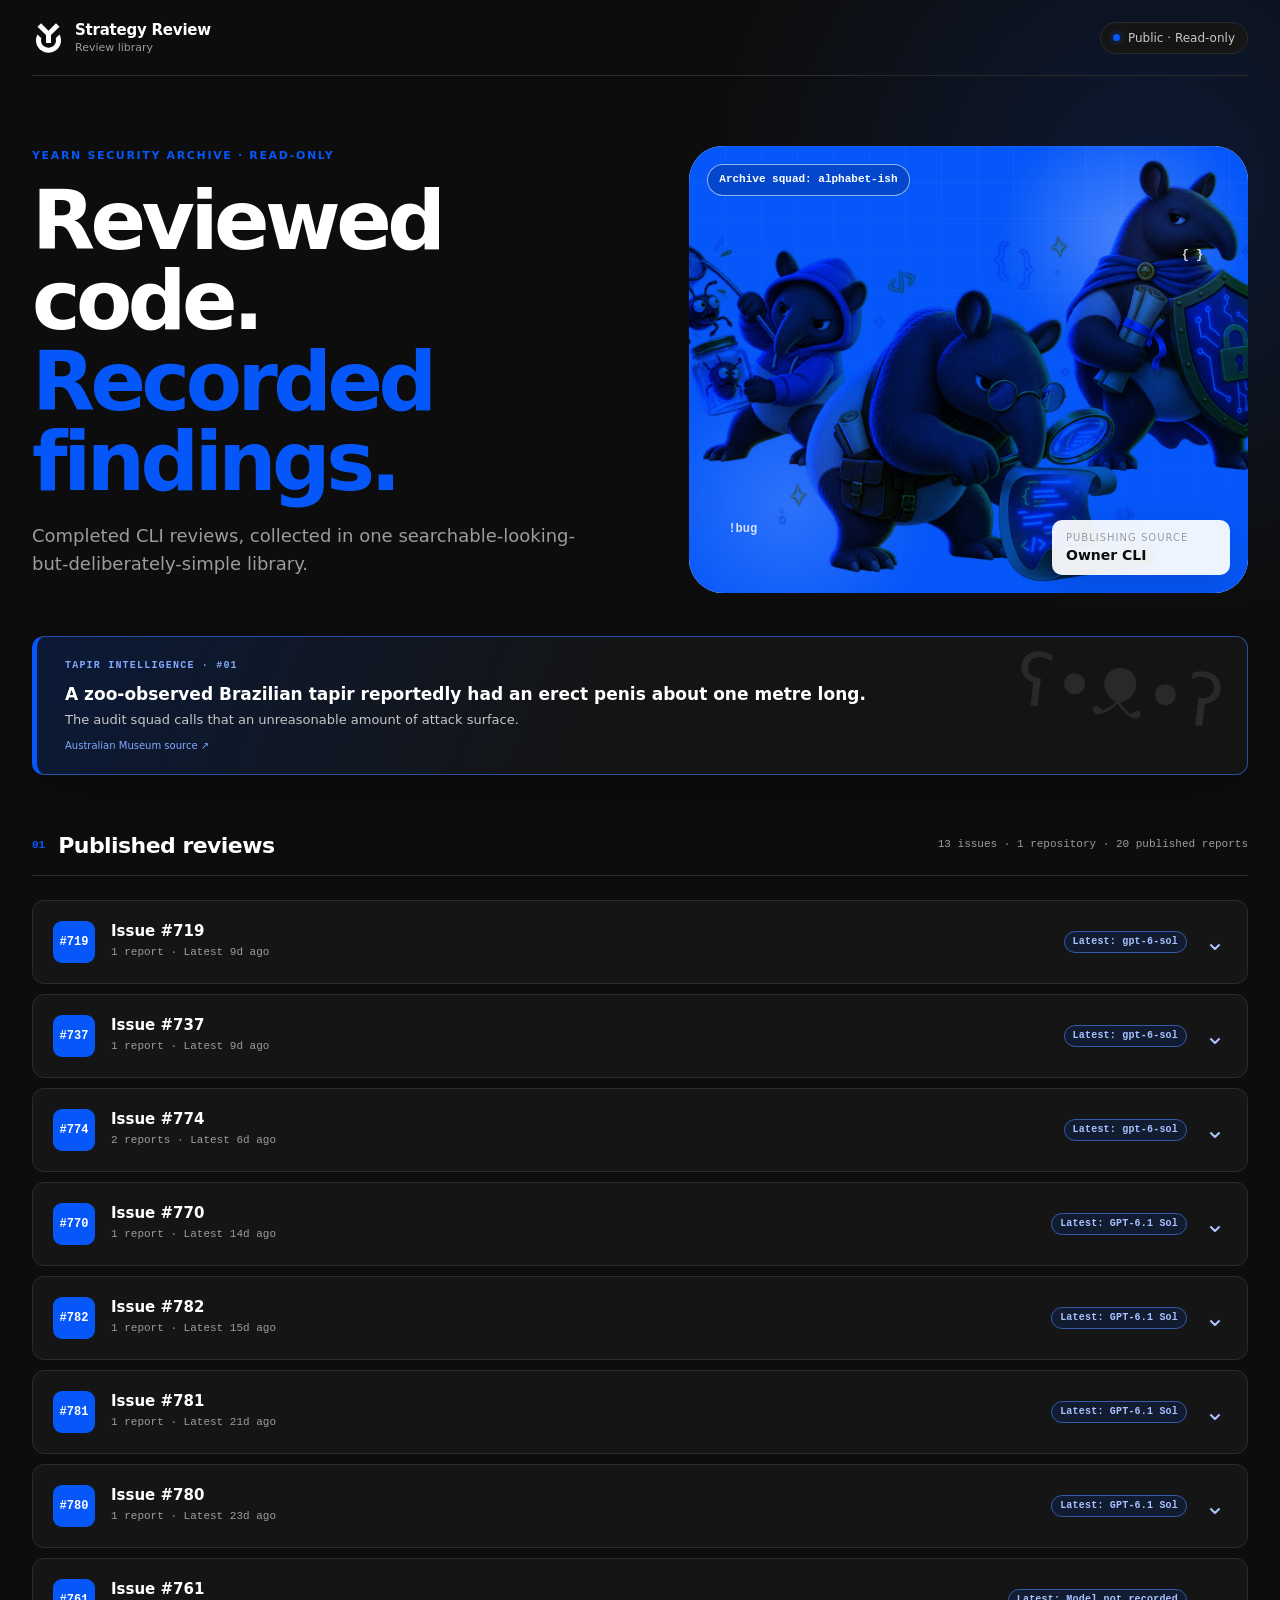
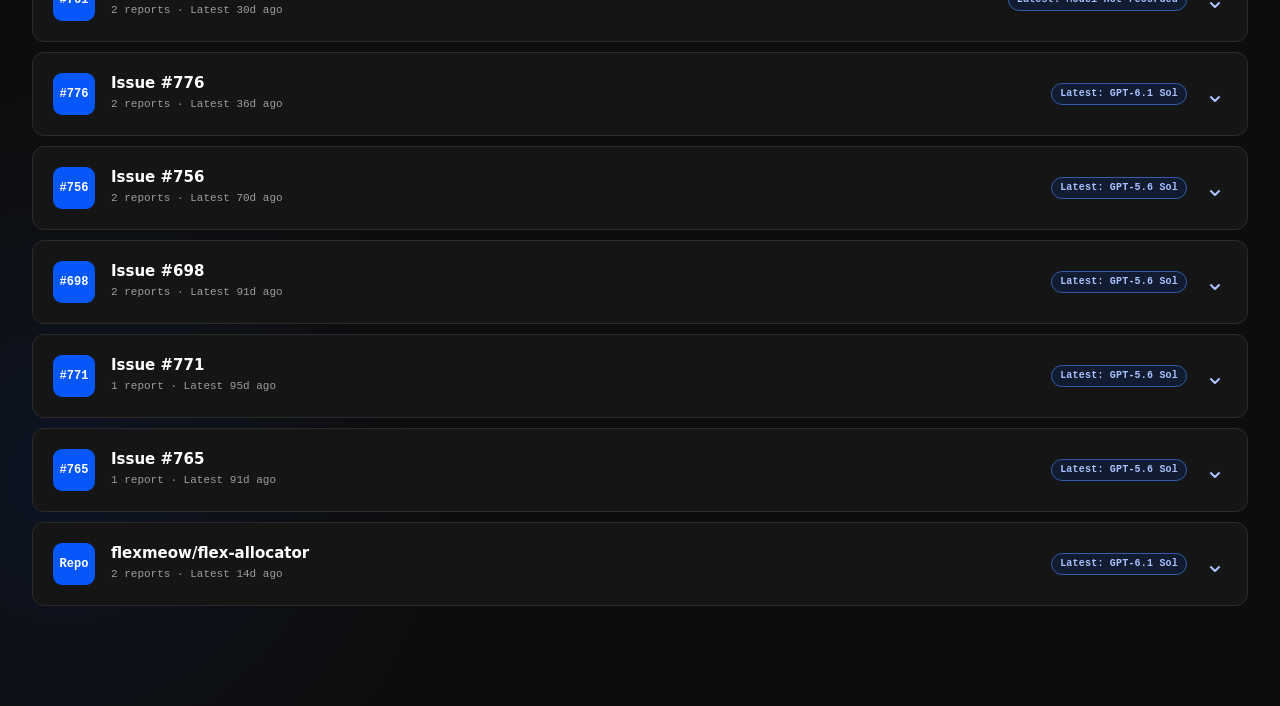
<file: index.html>
<!doctype html>
<html lang="en">
  <head>
    <meta charset="utf-8" />
    <meta name="viewport" content="width=device-width, initial-scale=1" />
    <meta name="color-scheme" content="dark" />
    <meta name="referrer" content="no-referrer" />
    <meta
      http-equiv="Content-Security-Policy"
      content="default-src 'self'; base-uri 'none'; connect-src 'self'; font-src 'self'; form-action 'none'; img-src 'self'; object-src 'none'; script-src 'self'; style-src 'self'; upgrade-insecure-requests"
    />
    <title>Yearn Security Review Library</title>
    <meta
      name="description"
      content="Public read-only library of completed Yearn V3 strategy security reviews."
    />
    <link rel="stylesheet" href="./assets/styles.css" />
    <script src="./assets/app.js" defer></script>
  </head>
  <body>
    <div class="ambient ambient-one"></div>
    <div class="ambient ambient-two"></div>

    <header class="shell topbar">
      <a class="brand" href="./" aria-label="Yearn Strategy Review home">
        <span class="brand-mark" aria-hidden="true"><img src="./assets/yearn-symbol-white.svg" alt="" /></span>
        <span>
          <strong>Strategy Review</strong>
          <small>Review library</small>
        </span>
      </a>
      <span class="private-pill"><span class="pulse"></span> Public · Read-only</span>
    </header>

    <main class="shell main-shell">
      <section id="loading-view" class="center-state">
        <div class="loader" aria-hidden="true"></div>
        <p>Waking the audit tapirs…</p>
      </section>

      <section id="app-view" class="hidden">
        <div class="hero-row">
          <div class="hero-copy">
            <span class="eyebrow">Yearn security archive · Read-only</span>
            <h1>Reviewed code.<br /><span>Recorded findings.</span></h1>
            <p class="hero-note">Completed CLI reviews, collected in one searchable-looking-but-deliberately-simple library.</p>
          </div>
          <div class="mascot-stage hero-mascot" aria-label="The tapir audit squad at work">
            <span class="mascot-caption">Archive squad: alphabet-ish</span>
            <img src="./assets/tapir-audit-squad.jpg" alt="Three tapir security researchers inspecting code, catching bugs, and guarding a report" />
            <span class="orbit orbit-one">{ }</span>
            <span class="orbit orbit-two">!bug</span>
            <div class="identity-card">
              <span>Publishing source</span>
              <strong>Owner CLI</strong>
            </div>
          </div>
        </div>

        <aside class="tapir-fact" aria-label="Tapir fact">
          <span class="tapir-fact-label">Tapir intelligence · #01</span>
          <p>A zoo-observed Brazilian tapir reportedly had an erect penis about one metre long.</p>
          <span class="tapir-fact-punchline">The audit squad calls that an unreasonable amount of attack surface.</span>
          <a href="https://museum-publications.australian.museum/media/dd/documents/AMS389_25_08_1997_LowRes.ab81566.pdf" target="_blank" rel="noopener noreferrer">Australian Museum source ↗</a>
        </aside>

        <section class="jobs-section" aria-labelledby="jobs-title">
          <div class="panel-heading jobs-heading">
            <div>
              <span class="section-index">01</span>
              <h2 id="jobs-title">Published reviews</h2>
            </div>
            <span id="report-count" class="quota-copy">Loading archive…</span>
          </div>
          <div id="jobs-empty" class="empty-state hidden">
            <span>ʕ•ᴥ•ʔ</span>
            <h3>No published reviews yet</h3>
            <p>Completed CLI reviews will appear here automatically.</p>
          </div>
          <div id="jobs-list" class="jobs-list"></div>
        </section>
      </section>
    </main>

    <dialog id="report-dialog" class="report-dialog">
      <img class="report-tapir" src="./assets/tapir-audit-squad.jpg" alt="" aria-hidden="true" />
      <div class="report-head">
        <div>
          <span class="eyebrow">Yearn security review</span>
          <h2 id="report-title">Security report</h2>
        </div>
        <div class="report-actions">
          <a id="report-download" class="button button-quiet" download>Download</a>
          <button id="report-close" class="icon-button" type="button" aria-label="Close report">×</button>
        </div>
      </div>
      <div id="report-content" class="report-content" tabindex="0"></div>
    </dialog>

    <div id="toast" class="toast" role="status" aria-live="polite"></div>
  </body>
</html>
</file>
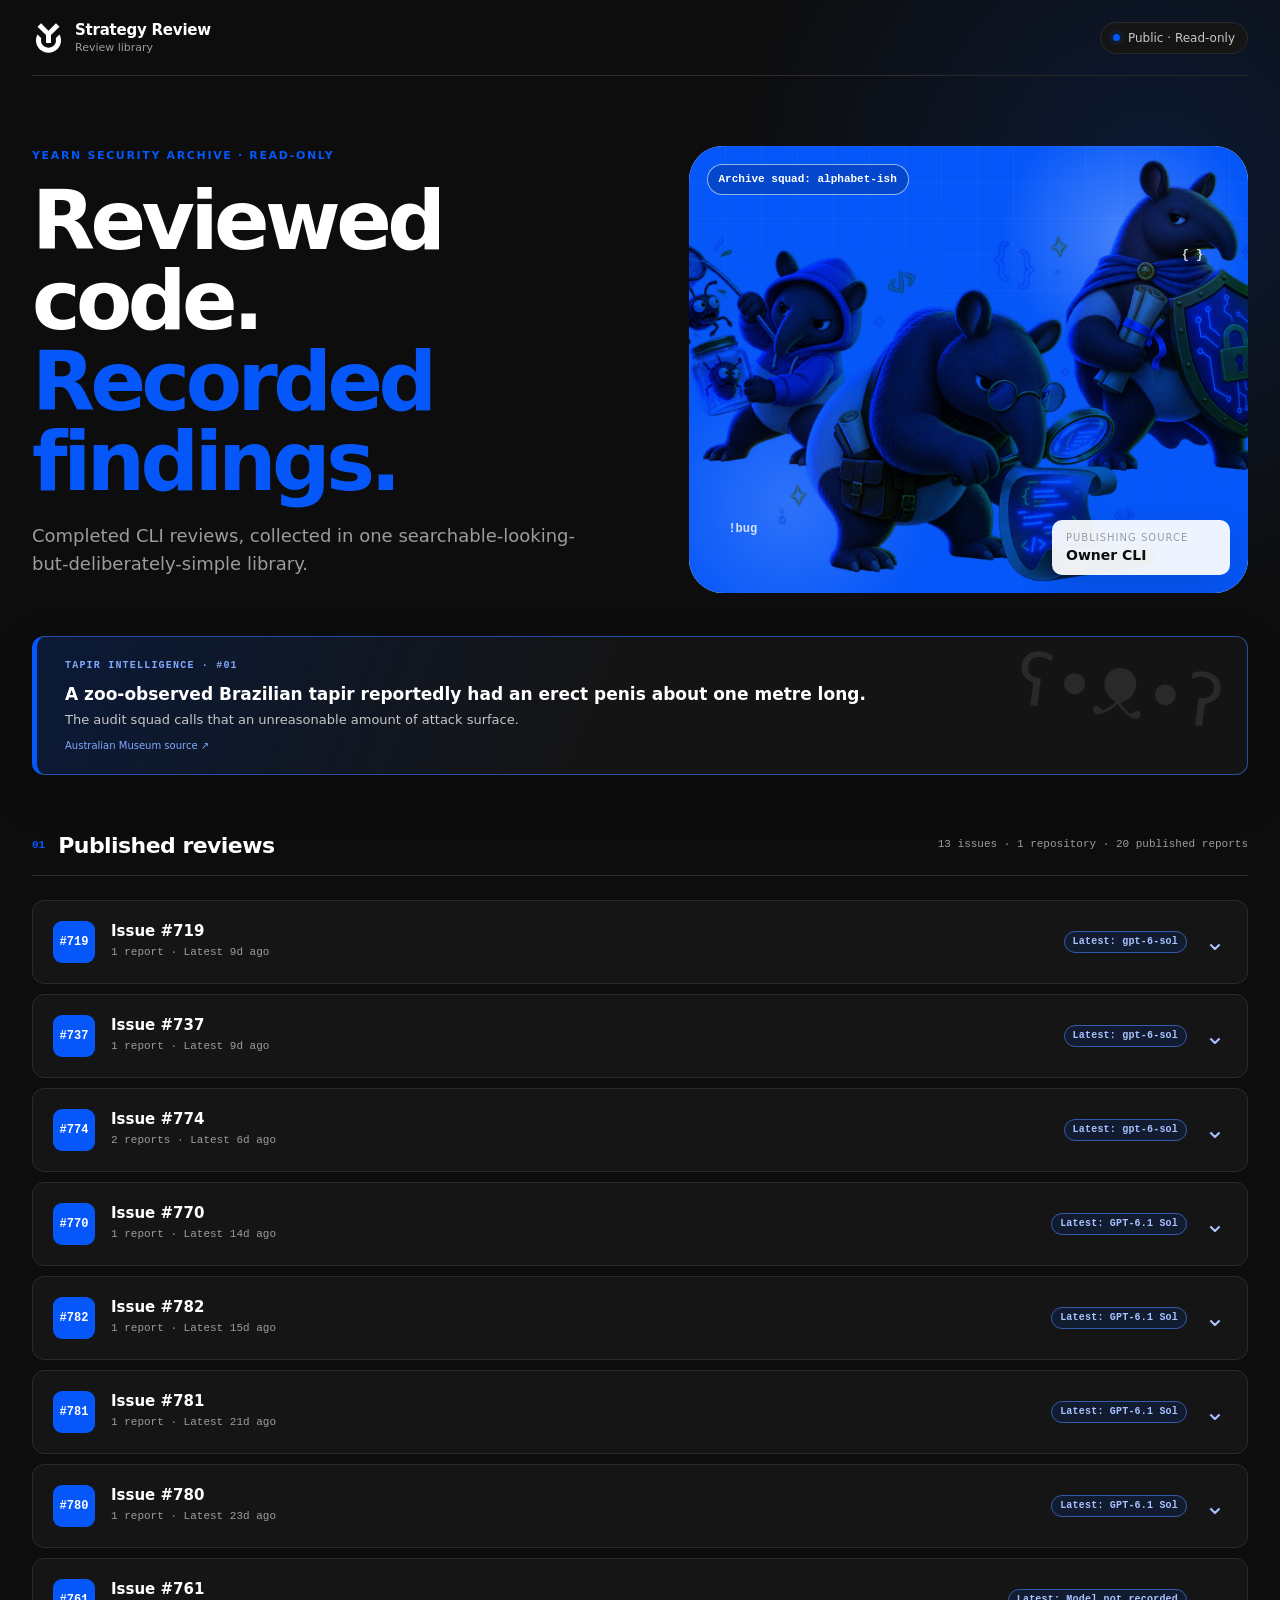
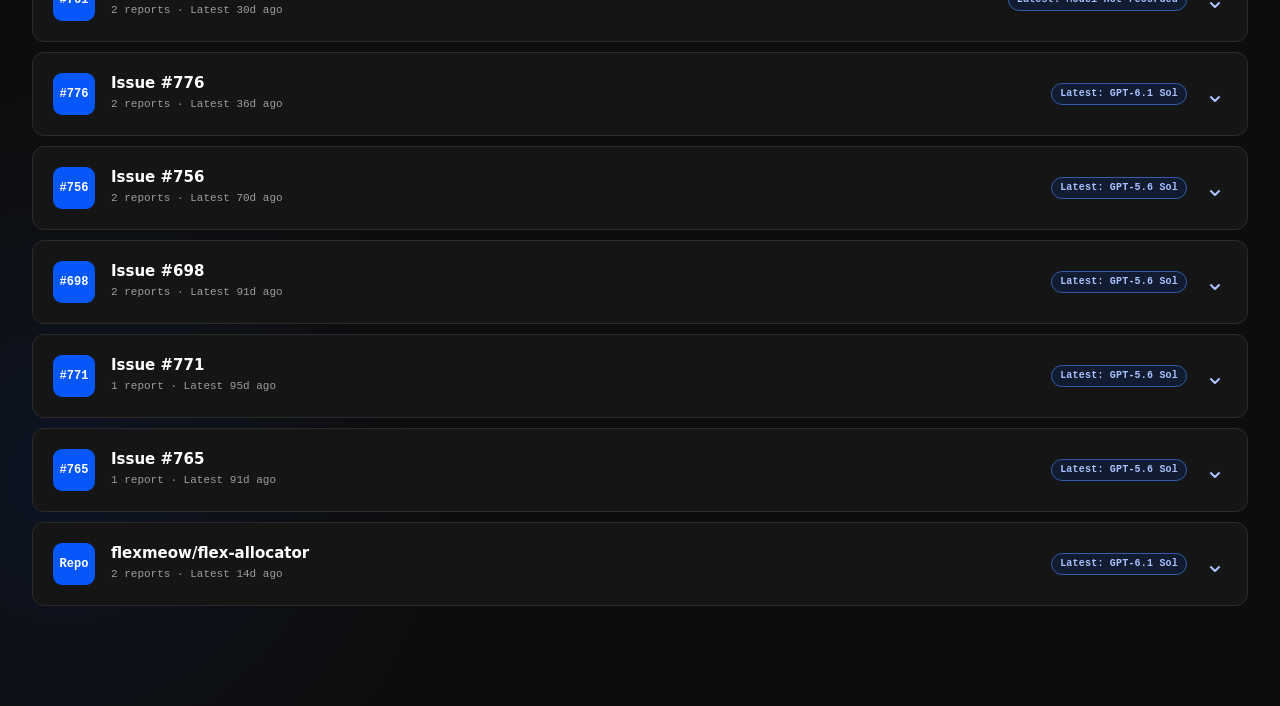
<file: 698/index.html>
<!doctype html>
<html lang="en">
  <head>
    <meta charset="utf-8" />
    <meta name="viewport" content="width=device-width, initial-scale=1" />
    <meta name="color-scheme" content="dark" />
    <meta name="referrer" content="no-referrer" />
    <meta
      http-equiv="Content-Security-Policy"
      content="default-src 'self'; base-uri 'none'; connect-src 'self'; font-src 'self'; form-action 'none'; img-src 'self'; object-src 'none'; script-src 'self'; style-src 'self'; upgrade-insecure-requests"
    />
    <title>Yearn Security Review Library</title>
    <meta
      name="description"
      content="Public read-only library of completed Yearn V3 strategy security reviews."
    />
    <link rel="stylesheet" href="../assets/styles.css" />
    <script src="../assets/app.js" defer></script>
  </head>
  <body>
    <div class="ambient ambient-one"></div>
    <div class="ambient ambient-two"></div>

    <header class="shell topbar">
      <a class="brand" href="../" aria-label="Yearn Strategy Review home">
        <span class="brand-mark" aria-hidden="true"><img src="../assets/yearn-symbol-white.svg" alt="" /></span>
        <span>
          <strong>Strategy Review</strong>
          <small>Review library</small>
        </span>
      </a>
      <span class="private-pill"><span class="pulse"></span> Public · Read-only</span>
    </header>

    <main class="shell main-shell">
      <section id="loading-view" class="center-state">
        <div class="loader" aria-hidden="true"></div>
        <p>Waking the audit tapirs…</p>
      </section>

      <section id="app-view" class="hidden">
        <div class="hero-row">
          <div class="hero-copy">
            <span class="eyebrow">Yearn security archive · Read-only</span>
            <h1>Reviewed code.<br /><span>Recorded findings.</span></h1>
            <p class="hero-note">Completed CLI reviews, collected in one searchable-looking-but-deliberately-simple library.</p>
          </div>
          <div class="mascot-stage hero-mascot" aria-label="The tapir audit squad at work">
            <span class="mascot-caption">Archive squad: alphabet-ish</span>
            <img src="../assets/tapir-audit-squad.jpg" alt="Three tapir security researchers inspecting code, catching bugs, and guarding a report" />
            <span class="orbit orbit-one">{ }</span>
            <span class="orbit orbit-two">!bug</span>
            <div class="identity-card">
              <span>Publishing source</span>
              <strong>Owner CLI</strong>
            </div>
          </div>
        </div>

        <aside class="tapir-fact" aria-label="Tapir fact">
          <span class="tapir-fact-label">Tapir intelligence · #01</span>
          <p>A zoo-observed Brazilian tapir reportedly had an erect penis about one metre long.</p>
          <span class="tapir-fact-punchline">The audit squad calls that an unreasonable amount of attack surface.</span>
          <a href="https://museum-publications.australian.museum/media/dd/documents/AMS389_25_08_1997_LowRes.ab81566.pdf" target="_blank" rel="noopener noreferrer">Australian Museum source ↗</a>
        </aside>

        <section class="jobs-section" aria-labelledby="jobs-title">
          <div class="panel-heading jobs-heading">
            <div>
              <span class="section-index">01</span>
              <h2 id="jobs-title">Published reviews</h2>
            </div>
            <span id="report-count" class="quota-copy">Loading archive…</span>
          </div>
          <div id="jobs-empty" class="empty-state hidden">
            <span>ʕ•ᴥ•ʔ</span>
            <h3>No published reviews yet</h3>
            <p>Completed CLI reviews will appear here automatically.</p>
          </div>
          <div id="jobs-list" class="jobs-list"></div>
        </section>
      </section>
    </main>

    <dialog id="report-dialog" class="report-dialog">
      <img class="report-tapir" src="../assets/tapir-audit-squad.jpg" alt="" aria-hidden="true" />
      <div class="report-head">
        <div>
          <span class="eyebrow">Yearn security review</span>
          <h2 id="report-title">Security report</h2>
        </div>
        <div class="report-actions">
          <a id="report-download" class="button button-quiet" download>Download</a>
          <button id="report-close" class="icon-button" type="button" aria-label="Close report">×</button>
        </div>
      </div>
      <div id="report-content" class="report-content" tabindex="0"></div>
    </dialog>

    <div id="toast" class="toast" role="status" aria-live="polite"></div>
  </body>
</html>
</file>
<file: assets/styles.css>
:root {
  --yearn-blue: #0657f9;
  --yearn-blue-soft: #172d5d;
  --yearn-blue-pale: #0b1733;
  --black: #0d0d0d;
  --surface: #151515;
  --surface-raised: #1b1b1b;
  --gray: #9c9c9c;
  --gray-dark: #c7c7c7;
  --line: #2b2b2b;
  --line-strong: #3b3b3b;
  --white: #fff;
  --red: #d6263e;
  --green: #16845b;
  --gold: #c98300;
  --radius: 16px;
  color: var(--white);
  background: var(--black);
  font-family: Aeonik, Roboto, ui-sans-serif, system-ui, -apple-system, "Segoe UI", Arial, sans-serif;
  font-synthesis: none;
}

* { box-sizing: border-box; }
html { min-height: 100%; background: var(--black); color-scheme: dark; }
body {
  min-height: 100vh;
  margin: 0;
  overflow-x: hidden;
  background:
    radial-gradient(circle at 90% 8%, rgba(6, 87, 249, .16), transparent 27rem),
    radial-gradient(circle at 5% 90%, rgba(6, 87, 249, .09), transparent 24rem),
    var(--black);
}
button, input, select { font: inherit; }
a { color: inherit; }
.hidden { display: none !important; }
.shell { width: min(1240px, calc(100% - 64px)); margin: 0 auto; }

.ambient { position: fixed; z-index: -1; border-radius: 50%; filter: blur(90px); opacity: .18; pointer-events: none; }
.ambient-one { width: 420px; height: 420px; top: -260px; right: -110px; background: var(--yearn-blue); }
.ambient-two { width: 350px; height: 350px; bottom: -230px; left: -80px; background: var(--yearn-blue); }

.topbar { min-height: 76px; display: flex; align-items: center; justify-content: space-between; border-bottom: 1px solid var(--line); }
.brand { display: inline-flex; gap: 11px; align-items: center; text-decoration: none; }
.brand-mark { width: 32px; height: 37px; display: grid; place-items: center; }
.brand-mark img { width: 25px; height: 30px; display: block; }
.brand strong, .brand small { display: block; }
.brand strong { color: var(--white); font-size: 15px; letter-spacing: -.015em; }
.brand small { color: var(--gray); font-size: 11px; margin-top: 2px; }
.topbar-actions { display: flex; align-items: center; gap: 12px; }
.private-pill { display: inline-flex; align-items: center; gap: 8px; padding: 8px 12px; border: 1px solid var(--line); border-radius: 999px; color: var(--gray-dark); font-size: 12px; background: var(--surface); }
.pulse { width: 7px; height: 7px; border-radius: 50%; background: var(--yearn-blue); box-shadow: 0 0 0 4px rgba(6, 87, 249, .1); }

.main-shell { padding: 68px 0 100px; }
.center-state { min-height: 62vh; display: grid; place-content: center; justify-items: center; text-align: center; }
.center-state h1 { margin: 14px 0; font-size: clamp(42px, 6vw, 78px); line-height: 1.02; letter-spacing: -.045em; }
.center-state p { max-width: 620px; color: var(--gray); font-size: 18px; line-height: 1.6; }
.loader { width: 32px; height: 32px; border: 3px solid var(--yearn-blue-soft); border-top-color: var(--yearn-blue); border-radius: 50%; animation: spin .8s linear infinite; }
@keyframes spin { to { transform: rotate(360deg); } }

.eyebrow { color: var(--yearn-blue); text-transform: uppercase; font-size: 11px; letter-spacing: .15em; font-weight: 700; }
.lede { max-width: 680px; color: var(--gray); font-size: 19px; line-height: 1.6; }
.login-grid { min-height: 67vh; display: grid; grid-template-columns: minmax(0, 1fr) minmax(440px, .9fr); gap: 56px; align-items: center; }
.login-copy h1, .hero-row h1 { margin: 18px 0 20px; max-width: 760px; font-size: clamp(50px, 6.8vw, 86px); line-height: .98; letter-spacing: -.055em; font-weight: 700; }
.login-copy h1 span, .hero-row h1 span { color: var(--yearn-blue); }
.login-button { margin-top: 22px; }
.login-note { color: var(--gray); font-size: 12px; margin: 14px 0 0; }
.configuration-mascot { width: min(650px, 90vw); min-height: 300px; margin-top: 24px; }
.configuration-mascot img { width: 112%; }

.mascot-stage { position: relative; min-height: 410px; display: grid; place-items: center; overflow: hidden; border-radius: 34px; background: radial-gradient(circle at 78% 20%, rgba(255,255,255,.26), transparent 22%), radial-gradient(circle at 18% 80%, rgba(255,255,255,.16), transparent 24%), var(--yearn-blue); isolation: isolate; }
.mascot-stage::before { content: ""; position: absolute; inset: 0; opacity: .25; background-image: linear-gradient(rgba(255,255,255,.16) 1px, transparent 1px), linear-gradient(90deg, rgba(255,255,255,.16) 1px, transparent 1px); background-size: 36px 36px; mask-image: linear-gradient(to bottom, black, transparent 92%); }
.mascot-stage::after { content: ""; position: absolute; z-index: 2; left: 7%; right: 7%; height: 2px; top: 12%; opacity: 0; background: linear-gradient(90deg, transparent, rgba(255,255,255,.92), transparent); box-shadow: 0 0 16px rgba(255,255,255,.7); animation: snout-scan 5.5s ease-in-out infinite; }
.mascot-stage img { position: relative; z-index: 1; display: block; width: 118%; max-width: none; mix-blend-mode: multiply; filter: drop-shadow(0 24px 28px rgba(0, 20, 80, .22)); animation: tapir-float 5s ease-in-out infinite; }
.mascot-stage:hover img { animation-duration: 1.35s; }
.mascot-caption { position: absolute; z-index: 4; top: 18px; left: 18px; padding: 8px 11px; border: 1px solid rgba(255,255,255,.58); border-radius: 999px; color: var(--white); background: rgba(0,0,0,.18); backdrop-filter: blur(8px); font: 700 11px/1.2 "Aeonik Mono", ui-monospace, SFMono-Regular, Menlo, monospace; }
.orbit { position: absolute; z-index: 3; color: var(--white); font: 700 12px/1 "Aeonik Mono", ui-monospace, SFMono-Regular, Menlo, monospace; opacity: .8; animation: orbit-bob 3.6s ease-in-out infinite; }
.orbit-one { top: 23%; right: 8%; }
.orbit-two { bottom: 13%; left: 7%; animation-delay: -1.4s; }
@keyframes tapir-float { 0%,100% { transform: translateY(2px) rotate(-.35deg); } 50% { transform: translateY(-10px) rotate(.35deg); } }
@keyframes orbit-bob { 0%,100% { transform: translateY(0) rotate(-2deg); } 50% { transform: translateY(-9px) rotate(3deg); } }
@keyframes snout-scan { 0%,20% { top: 15%; opacity: 0; } 27% { opacity: .7; } 62% { top: 86%; opacity: .38; } 70%,100% { top: 86%; opacity: 0; } }

.button { min-height: 43px; display: inline-flex; align-items: center; justify-content: center; gap: 10px; padding: 0 18px; border: 1px solid transparent; border-radius: 8px; cursor: pointer; text-decoration: none; font-size: 13px; font-weight: 700; transition: transform .17s ease, border-color .17s ease, background .17s ease; }
.button:hover { transform: translateY(-1px); }
.button:disabled { cursor: wait; opacity: .55; transform: none; }
.button-primary { color: var(--white); background: var(--yearn-blue); border-color: var(--yearn-blue); box-shadow: 0 10px 26px rgba(6, 87, 249, .19); }
.button-primary:hover { background: #004be0; }
.button-quiet { color: var(--white); border-color: var(--line-strong); background: var(--surface); }
.button-quiet:hover { border-color: var(--white); background: var(--surface-raised); }

.hero-row { display: grid; grid-template-columns: minmax(0, 1fr) minmax(450px, .92fr); gap: 50px; align-items: center; margin-bottom: 68px; }
.hero-row h1 { font-size: clamp(52px, 6.4vw, 82px); margin-bottom: 20px; }
.hero-note { max-width: 570px; color: var(--gray); font-size: 18px; line-height: 1.55; }
.hero-mascot { min-height: 390px; }
.hero-mascot img { width: 120%; }
.identity-card { position: absolute; z-index: 5; right: 18px; bottom: 18px; min-width: 178px; padding: 12px 14px; border-radius: 10px; color: var(--black); background: rgba(255,255,255,.93); box-shadow: 0 12px 36px rgba(0,0,0,.13); }
.identity-card span, .identity-card strong { display: block; }
.identity-card span { color: var(--gray); font-size: 10px; text-transform: uppercase; letter-spacing: .1em; }
.identity-card strong { margin-top: 4px; font-size: 14px; }

.submit-panel { padding: 30px; border: 1px solid var(--line); border-top: 4px solid var(--yearn-blue); border-radius: var(--radius); background: var(--surface); box-shadow: 0 24px 70px rgba(0, 0, 0, .3); }
.panel-heading { display: flex; justify-content: space-between; align-items: center; gap: 24px; margin-bottom: 24px; }
.panel-heading > div:first-child { display: flex; align-items: center; gap: 13px; }
.section-index { color: var(--yearn-blue); font: 700 11px/1 "Aeonik Mono", ui-monospace, SFMono-Regular, Menlo, monospace; }
.panel-heading h2 { margin: 0; font-size: 22px; letter-spacing: -.025em; }
.quota-copy { color: var(--gray); font: 400 11px/1.4 "Aeonik Mono", ui-monospace, SFMono-Regular, Menlo, monospace; }
form label { display: block; color: var(--gray-dark); font-size: 12px; margin-bottom: 9px; }
.submit-row { display: grid; grid-template-columns: 1fr 174px 142px; gap: 10px; }
input, select { min-width: 0; height: 50px; border: 1px solid var(--line-strong); border-radius: 8px; color: var(--white); background: #101010; outline: none; }
input { padding: 0 15px; }
select { padding: 0 12px; }
input::placeholder { color: #747474; }
input:focus, select:focus { border-color: var(--yearn-blue); box-shadow: 0 0 0 3px rgba(6, 87, 249, .1); }
.submit-row .button { min-height: 50px; }
.form-foot { min-height: 20px; display: flex; justify-content: space-between; gap: 20px; margin-top: 10px; color: var(--gray); font-size: 11px; }
#form-status.error { color: var(--red); }
#form-status.success { color: var(--green); }

.tapir-fact { position: relative; margin: -28px 0 58px; padding: 23px 25px 21px 28px; overflow: hidden; border: 1px solid #274f9f; border-left: 5px solid var(--yearn-blue); border-radius: 12px; background: linear-gradient(112deg, rgba(6,87,249,.18), rgba(21,21,21,.96) 48%); box-shadow: 0 18px 48px rgba(0,0,0,.2); }
.tapir-fact::after { content: "ʕ•ᴥ•ʔ"; position: absolute; right: 24px; top: 18px; color: rgba(255,255,255,.09); font-size: 72px; line-height: 1; transform: rotate(7deg); }
.tapir-fact-label { display: block; color: #82a9ff; font: 700 10px/1.2 "Aeonik Mono", ui-monospace, SFMono-Regular, Menlo, monospace; letter-spacing: .12em; text-transform: uppercase; }
.tapir-fact p { position: relative; z-index: 1; max-width: 820px; margin: 10px 0 5px; color: var(--white); font-size: 17px; line-height: 1.45; font-weight: 700; }
.tapir-fact-punchline { position: relative; z-index: 1; display: block; color: var(--gray-dark); font-size: 13px; }
.tapir-fact a { position: relative; z-index: 1; display: inline-block; margin-top: 13px; color: #82a9ff; font-size: 10px; text-decoration: none; }
.tapir-fact a:hover { color: var(--white); }

.jobs-section { margin-top: 0; }
.jobs-heading { padding-bottom: 17px; border-bottom: 1px solid var(--line); }
.queue-key { display: flex; gap: 18px; color: var(--gray); font-size: 11px; }
.queue-key span { display: inline-flex; align-items: center; gap: 7px; }
.dot { display: inline-block; width: 7px; height: 7px; border-radius: 50%; }
.dot.running { background: var(--gold); }
.dot.complete { background: var(--green); }
.dot.failed { background: var(--red); }
.jobs-list { display: grid; gap: 10px; }
.issue-group { overflow: hidden; border: 1px solid var(--line); border-radius: 12px; background: var(--surface); }
.issue-group[open] { border-color: #315baa; }
.issue-summary { min-height: 82px; display: grid; grid-template-columns: 42px minmax(0, 1fr) auto 24px; gap: 16px; align-items: center; padding: 16px 20px; list-style: none; cursor: pointer; transition: background .17s ease; }
.issue-summary::-webkit-details-marker { display: none; }
.issue-summary:hover { background: var(--surface-raised); }
.issue-summary:focus-visible { outline: 2px solid #82a9ff; outline-offset: -3px; }
.issue-identity { min-width: 0; }
.issue-identity strong, .issue-identity small { display: block; }
.issue-identity strong { font-size: 15px; }
.issue-identity small { margin-top: 5px; color: var(--gray); font: 400 11px/1.4 "Aeonik Mono", ui-monospace, SFMono-Regular, Menlo, monospace; }
.issue-chevron { color: #a9c2ff; font-size: 25px; line-height: 1; text-align: center; transition: transform .17s ease; }
.issue-group[open] .issue-chevron { transform: rotate(180deg); }
.issue-body { display: grid; gap: 10px; padding: 14px 16px 16px; border-top: 1px solid var(--line); background: #101318; }
.issue-body-heading { display: flex; justify-content: space-between; gap: 12px; padding: 0 4px 4px; color: var(--gray); font: 400 11px/1.4 "Aeonik Mono", ui-monospace, SFMono-Regular, Menlo, monospace; }
.issue-body-heading a { color: #a9c2ff; text-decoration: none; }
.issue-body-heading a:hover { color: var(--white); text-decoration: underline; }
.job-card { display: grid; grid-template-columns: minmax(185px, .7fr) minmax(260px, 1.3fr) 160px 120px; gap: 20px; align-items: center; min-height: 96px; padding: 18px 20px; border: 1px solid var(--line); border-radius: 12px; background: var(--surface); transition: border-color .17s ease, transform .17s ease, box-shadow .17s ease; }
.job-card:hover { transform: translateY(-2px); border-color: #315baa; box-shadow: 0 16px 38px rgba(0,0,0,.28); }
.job-main { display: flex; align-items: center; gap: 12px; }
.job-number { width: 42px; height: 42px; display: grid; place-items: center; border-radius: 9px; color: var(--white); background: var(--yearn-blue); font: 700 12px/1 "Aeonik Mono", ui-monospace, SFMono-Regular, Menlo, monospace; }
.job-main strong, .job-main small { display: block; }
.job-main strong { font-size: 13px; }
.job-main small { margin-top: 5px; color: var(--gray); font: 400 10px/1.3 "Aeonik Mono", ui-monospace, SFMono-Regular, Menlo, monospace; text-transform: uppercase; letter-spacing: .07em; }
.job-progress strong { display: block; color: var(--gray-dark); font-size: 12px; white-space: nowrap; overflow: hidden; text-overflow: ellipsis; }
.job-tags { display: flex; flex-wrap: wrap; gap: 6px; margin-top: 7px; }
.job-model { display: inline-flex; align-items: center; min-height: 22px; padding: 0 8px; border: 1px solid #315baa; border-radius: 999px; color: #a9c2ff; background: rgba(6,87,249,.12); font: 700 10px/1 "Aeonik Mono", ui-monospace, SFMono-Regular, Menlo, monospace; letter-spacing: .02em; }
.job-progress small { display: block; margin-top: 7px; color: var(--gray); font: 400 10px/1.3 "Aeonik Mono", ui-monospace, SFMono-Regular, Menlo, monospace; }
.job-state { display: inline-flex; align-items: center; gap: 8px; color: var(--gray-dark); font-size: 11px; text-transform: capitalize; }
.job-actions { display: flex; justify-content: flex-end; }
.job-actions .button { min-width: 105px; }
.empty-state { padding: 72px 20px; text-align: center; color: var(--gray); border: 1px dashed var(--line-strong); border-radius: 12px; background: var(--yearn-blue-pale); }
.empty-state span { color: var(--yearn-blue); font-size: 25px; }
.empty-state h3 { color: var(--white); margin: 12px 0 7px; }
.empty-state p { margin: 0; font-size: 12px; }

.report-dialog { position: relative; width: min(960px, calc(100% - 36px)); height: min(820px, calc(100vh - 40px)); padding: 0; overflow: hidden; border: 1px solid #303030; border-top: 5px solid var(--yearn-blue); border-radius: 14px; color: var(--white); background: #111; box-shadow: 0 40px 140px rgba(0,0,0,.62); }
.report-dialog::backdrop { background: rgba(13,13,13,.62); backdrop-filter: blur(6px); }
.report-head { position: relative; z-index: 2; height: 92px; display: flex; align-items: center; justify-content: space-between; padding: 0 25px; border-bottom: 1px solid #303030; background: rgba(21,21,21,.96); }
.report-head h2 { margin: 8px 0 0; font-size: 18px; }
.report-actions { display: flex; align-items: center; gap: 9px; }
.icon-button { width: 42px; height: 42px; border: 1px solid #3b3b3b; border-radius: 8px; color: #aaa; background: #181818; font-size: 24px; cursor: pointer; }
.icon-button:hover { color: var(--white); border-color: #777; }
.report-tapir { position: absolute; z-index: 1; top: -76px; right: -94px; width: 330px; opacity: .13; pointer-events: none; transform: rotate(-3deg); }
.report-content { position: relative; z-index: 2; height: calc(100% - 92px); margin: 0; padding: 34px clamp(25px, 5vw, 58px) 70px; overflow: auto; color: #d5d8df; word-break: break-word; background: radial-gradient(circle at 96% 2%, rgba(6,87,249,.1), transparent 25rem), #111; font-size: 15px; line-height: 1.72; }
.report-content h1, .report-content h2, .report-content h3, .report-content h4 { color: var(--white); letter-spacing: -.025em; line-height: 1.2; }
.report-content h1 { margin: 0 0 30px; font-size: clamp(29px, 4vw, 42px); }
.report-content h2 { margin: 42px 0 16px; padding-top: 28px; border-top: 1px solid #303030; font-size: 24px; }
.report-content h3 { margin: 25px 0 9px; color: #8db0ff; font-size: 15px; text-transform: uppercase; letter-spacing: .06em; }
.report-content h4 { margin: 22px 0 8px; font-size: 15px; }
.report-content p { max-width: 78ch; margin: 0 0 17px; }
.report-content strong { color: var(--white); }
.report-content a { color: #82a9ff; text-underline-offset: 3px; }
.report-content ul, .report-content ol { max-width: 76ch; margin: 0 0 20px; padding-left: 24px; }
.report-content li { margin: 7px 0; padding-left: 3px; }
.report-content blockquote { max-width: 74ch; margin: 20px 0; padding: 14px 18px; border-left: 4px solid var(--yearn-blue); color: #c8d6f5; background: rgba(6,87,249,.09); }
.report-content code { padding: 2px 6px; border: 1px solid #303849; border-radius: 5px; color: #bcd0ff; background: #161d2b; font: 12px/1.5 "Aeonik Mono", ui-monospace, SFMono-Regular, Menlo, monospace; }
.report-content pre { max-width: 100%; margin: 20px 0; padding: 18px; overflow: auto; border: 1px solid #292f3b; border-radius: 10px; background: #090c12; }
.report-content pre code { padding: 0; border: 0; color: #d2dcf0; background: transparent; white-space: pre; }
.report-content hr { margin: 32px 0; border: 0; border-top: 1px solid #303030; }

.toast { position: fixed; right: 24px; bottom: 24px; z-index: 20; max-width: 390px; padding: 13px 16px; border: 1px solid var(--line-strong); border-radius: 8px; color: var(--white); background: var(--surface-raised); box-shadow: 0 18px 50px rgba(0,0,0,.42); font-size: 12px; opacity: 0; transform: translateY(12px); pointer-events: none; transition: .2s ease; }
.toast.visible { opacity: 1; transform: translateY(0); }

@media (max-width: 960px) {
  .login-grid, .hero-row { grid-template-columns: 1fr; gap: 42px; }
  .login-mascot, .hero-mascot { min-height: 390px; }
  .job-card { grid-template-columns: 1fr 1fr; }
  .job-actions { justify-content: flex-start; }
}

@media (max-width: 700px) {
  .shell { width: min(100% - 28px, 1240px); }
  .topbar { min-height: 70px; }
  .private-pill { display: none; }
  .main-shell { padding-top: 46px; }
  .login-copy h1, .hero-row h1 { font-size: 47px; }
  .mascot-stage { min-height: 300px; border-radius: 24px; }
  .mascot-stage img { width: 128%; }
  .submit-panel { padding: 20px; }
  .submit-row { grid-template-columns: 1fr; }
  .form-foot, .panel-heading, .jobs-heading { align-items: flex-start; flex-direction: column; }
  .queue-key { flex-wrap: wrap; }
  .issue-summary { grid-template-columns: 42px minmax(0, 1fr) 24px; gap: 12px; padding: 14px; }
  .issue-summary .job-model { grid-column: 2; grid-row: 2; justify-self: start; }
  .issue-chevron { grid-column: 3; grid-row: 1 / 3; }
  .issue-body { padding: 12px; }
  .job-card { grid-template-columns: 1fr; }
  .job-progress strong { white-space: normal; }
  .job-actions .button { width: 100%; }
  .report-tapir { display: none; }
}

@media (prefers-reduced-motion: reduce) {
  *, *::before, *::after { scroll-behavior: auto !important; animation-duration: .01ms !important; animation-iteration-count: 1 !important; transition-duration: .01ms !important; }
}
</file>
